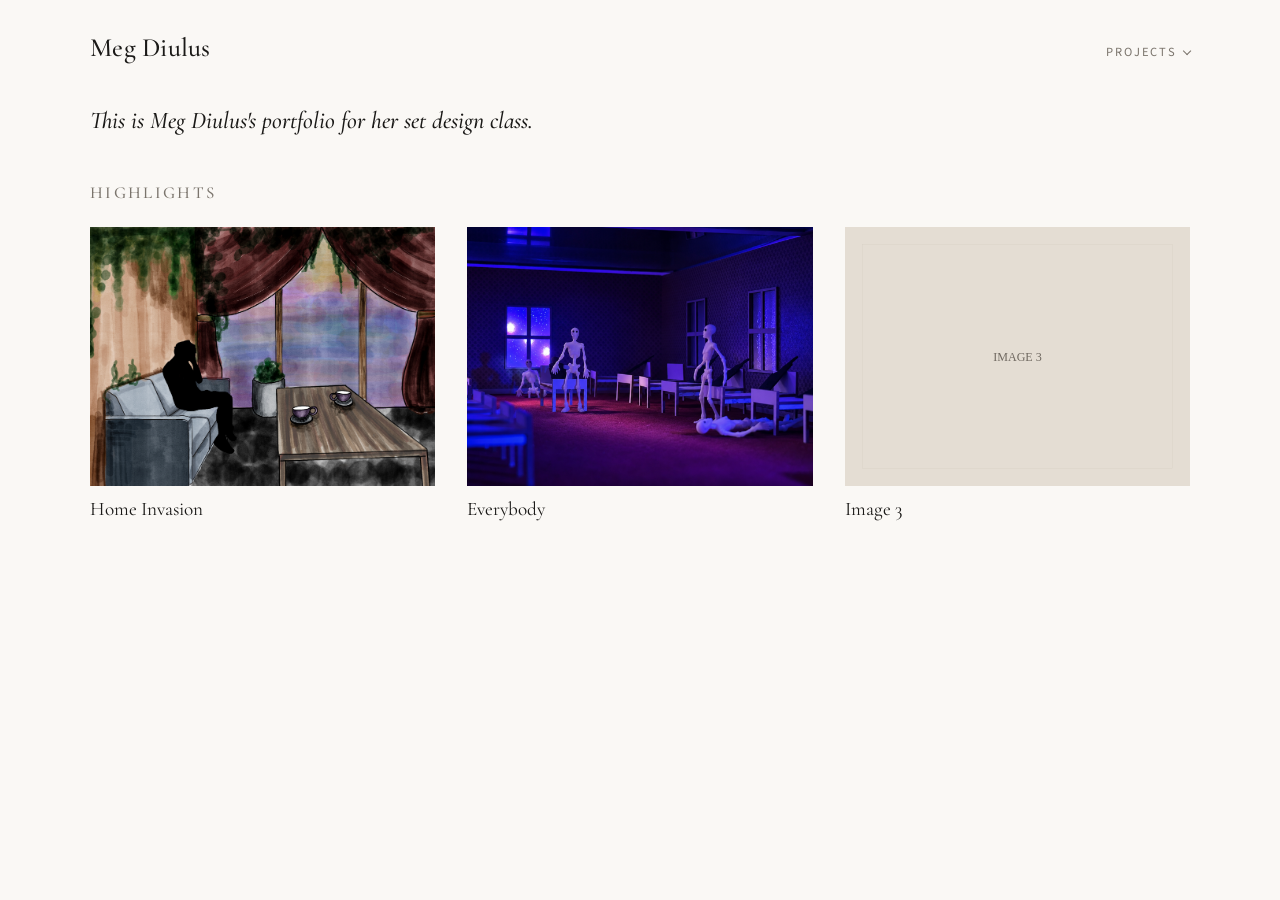
<file: index.html>
<!DOCTYPE html>
<html lang="en">
  <head>
    <meta charset="utf-8" />
    <meta name="viewport" content="width=device-width, initial-scale=1" />
    <title>Meg Diulus</title>
    <meta name="description" content="Set design portfolio by Meg Diulus." />
    <link rel="preconnect" href="https://fonts.googleapis.com" />
    <link rel="preconnect" href="https://fonts.gstatic.com" crossorigin />
    <link
      href="https://fonts.googleapis.com/css2?family=Cormorant+Garamond:ital,wght@0,500;0,600;1,500&family=Source+Sans+3:wght@400;500&display=swap"
      rel="stylesheet"
    />
    <link rel="stylesheet" href="styles.css" />
  </head>
  <body>
    <header class="site-header">
      <a class="wordmark" href="index.html">Meg Diulus</a>
      <details class="nav-drop">
        <summary>Projects</summary>
        <ul>
          <li><a href="projects/project-1.html">Home Invasion</a></li>
          <li><a href="projects/project-2.html">Everybody</a></li>
          <li><a href="projects/project-3.html">Project 3</a></li>
        </ul>
      </details>
    </header>

    <main class="page">
      <p class="intro">
        This is Meg Diulus's portfolio for her set design class.
      </p>

      <h1 class="page-title">Highlights</h1>
      <div class="grid">
        <a class="card" href="projects/project-1.html">
          <img src="assets/NonMonster.jpg" alt="Home Invasion set design" />
          <span>Home Invasion</span>
        </a>
        <a class="card" href="projects/project-2.html">
          <img src="assets/everybody/final/Dance.png" alt="Everybody model photograph: Dance" />
          <span>Everybody</span>
        </a>
        <a class="card" href="projects/project-3.html">
          <img src="assets/image-3.svg" alt="Image 3" />
          <span>Image 3</span>
        </a>
      </div>
    </main>
  </body>
</html>
</file>
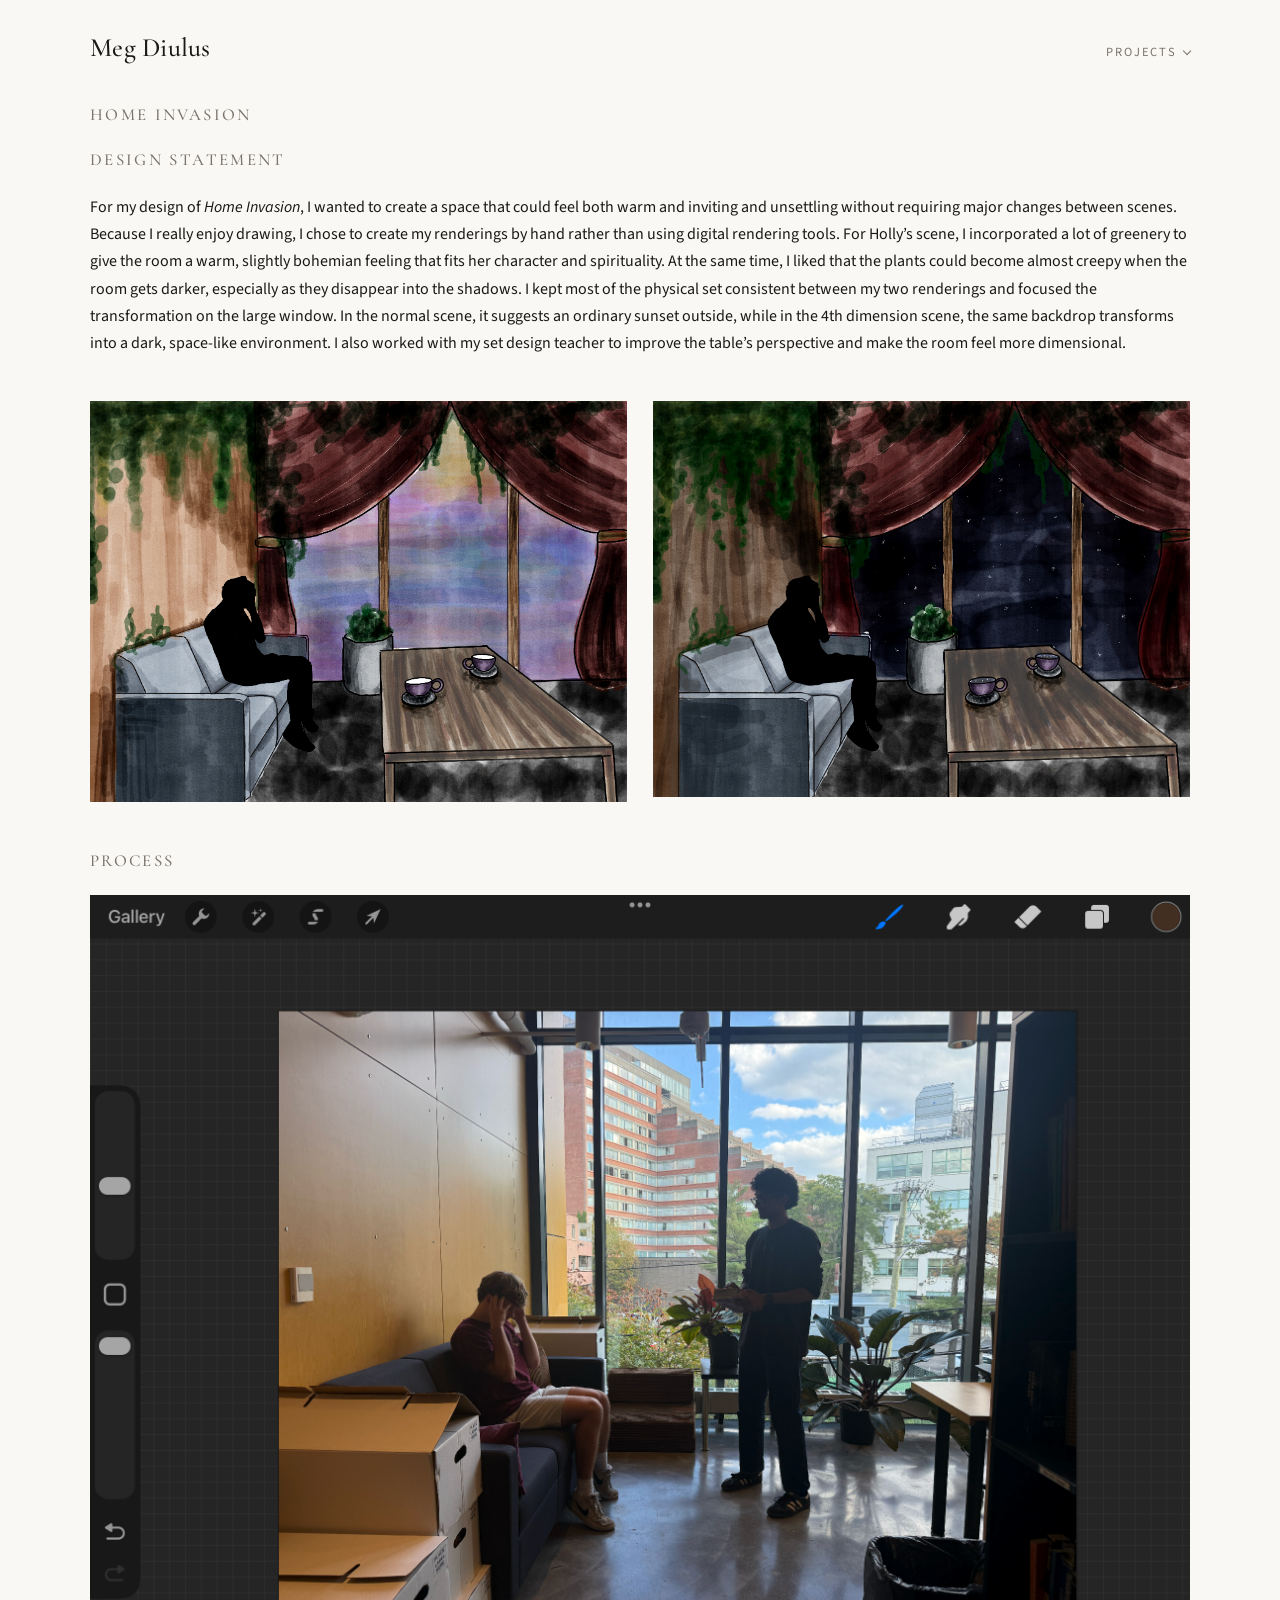
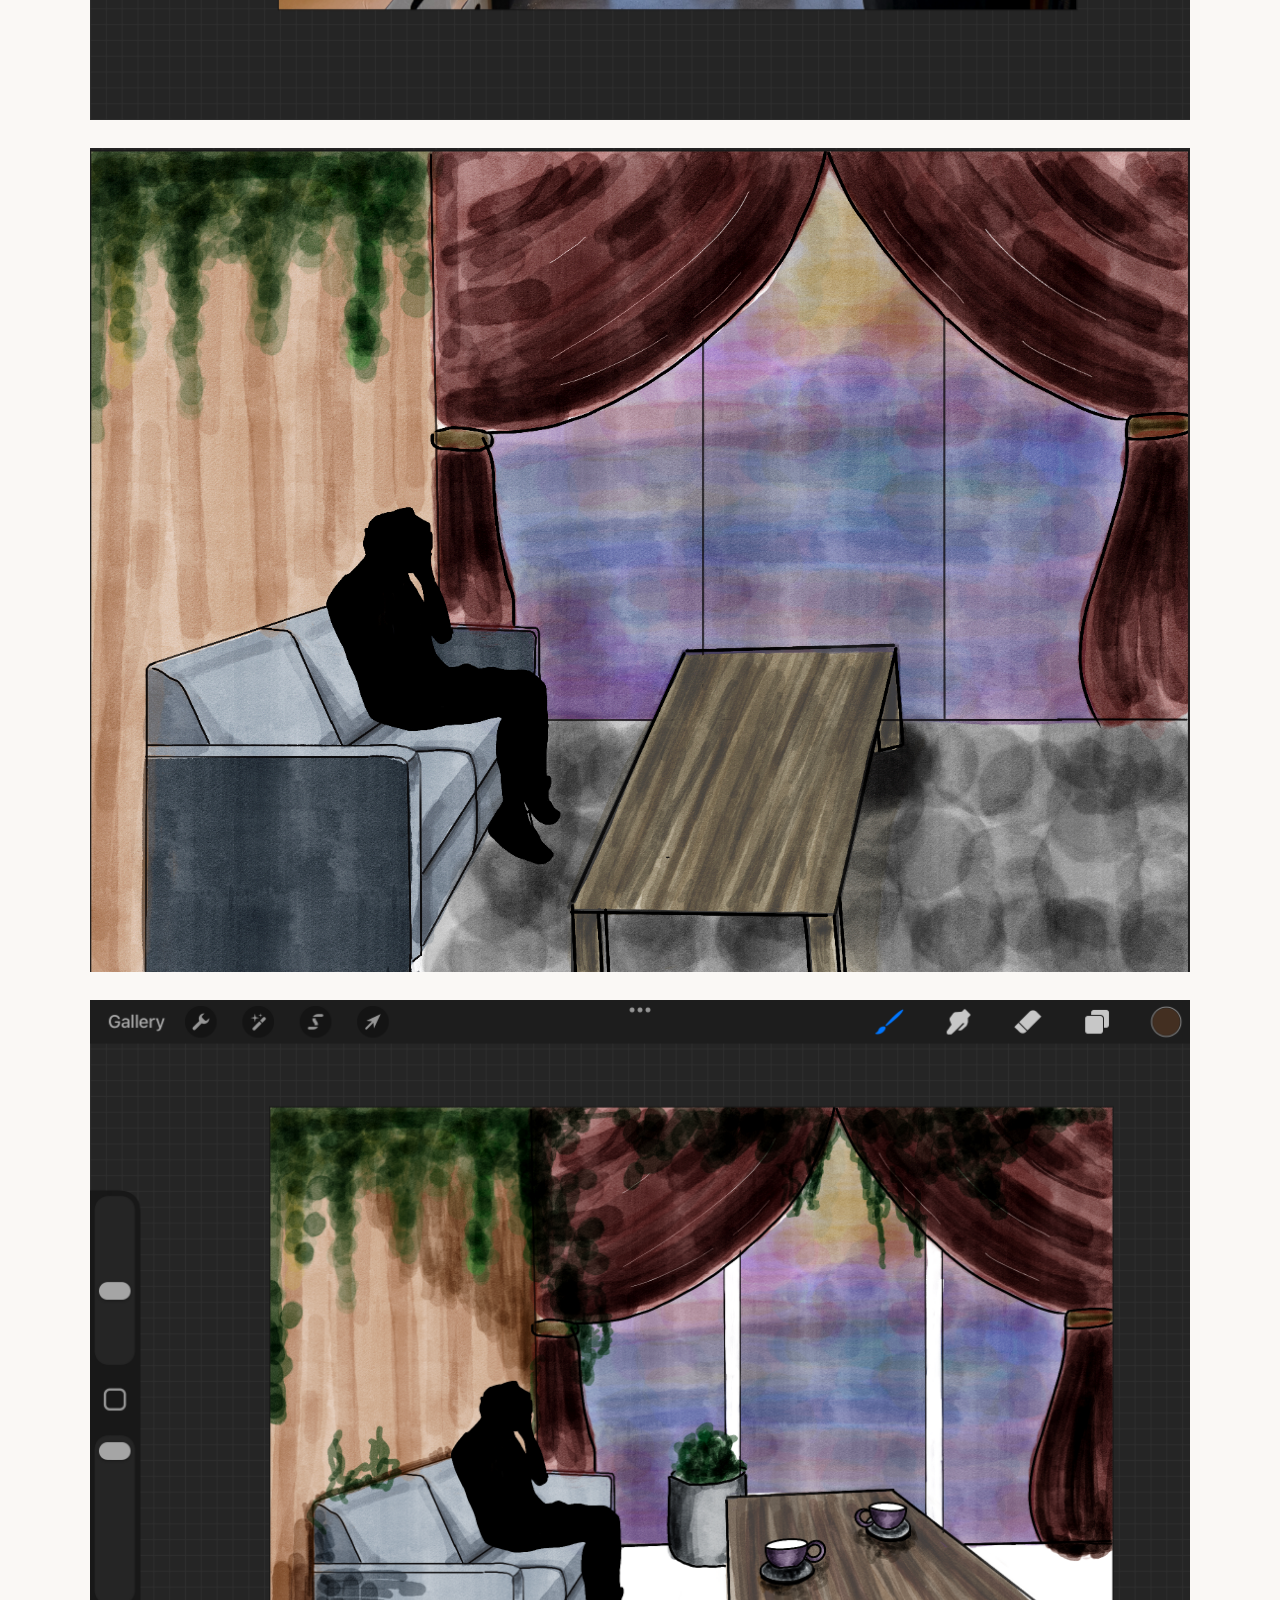
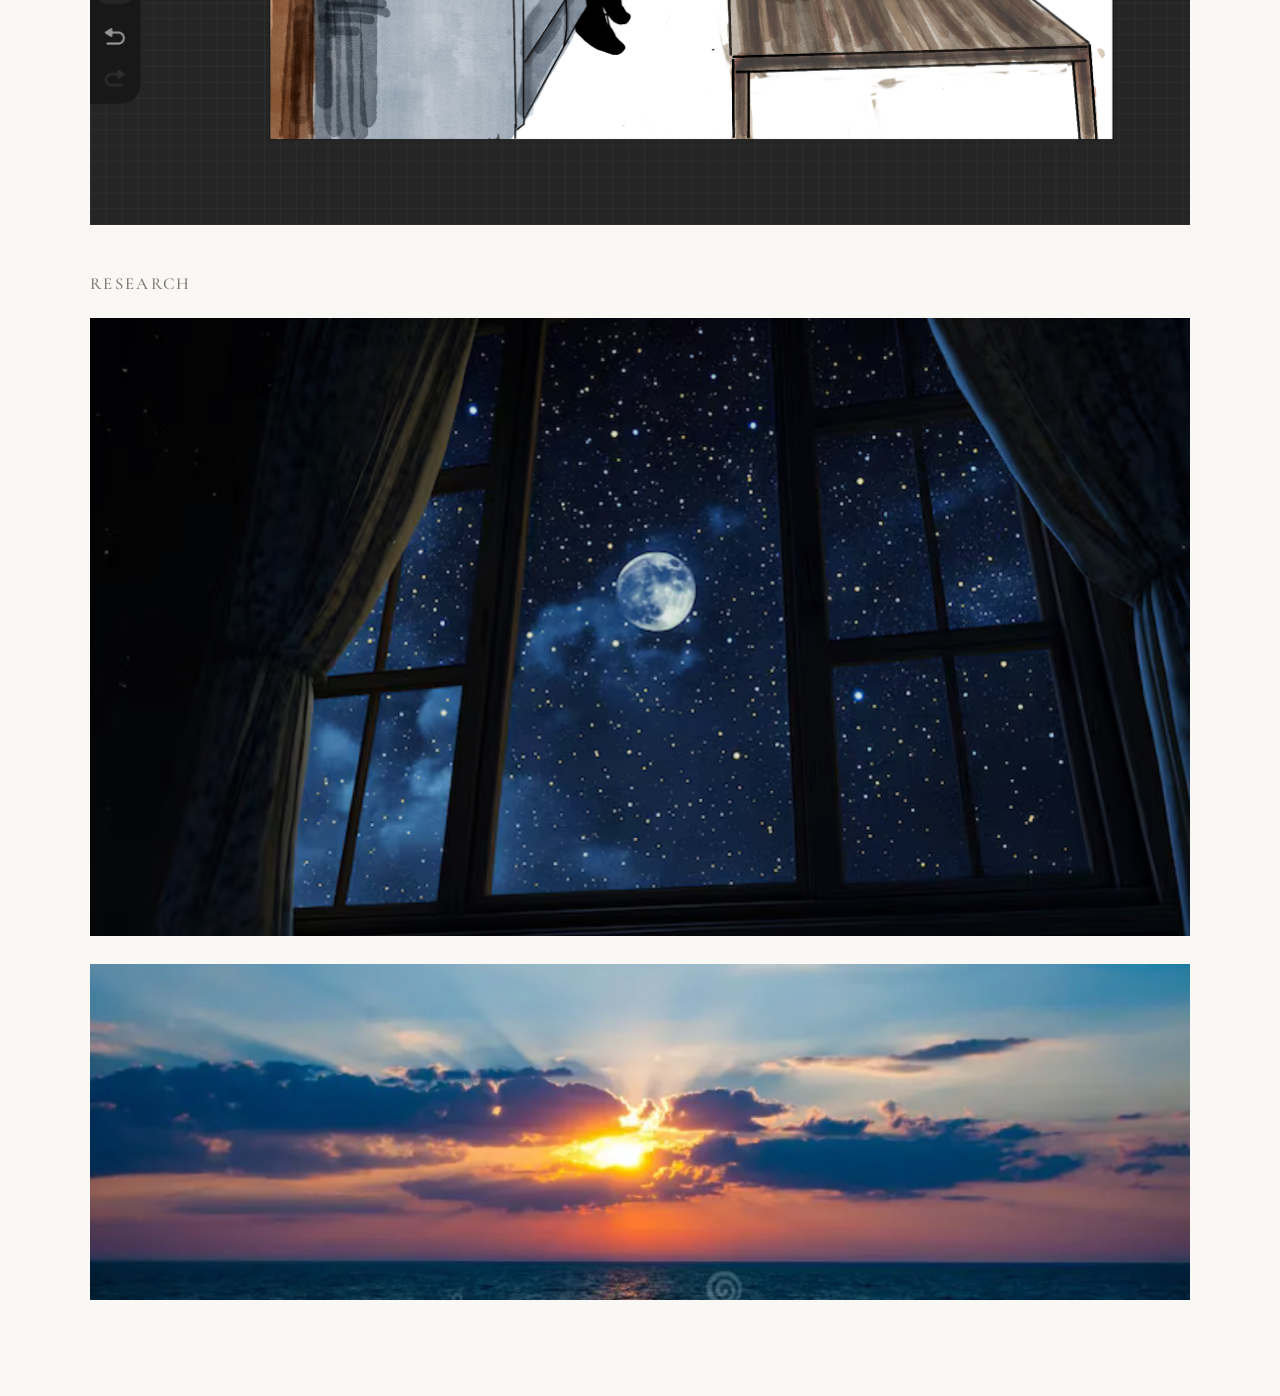
<file: projects/project-1.html>
<!DOCTYPE html>
<html lang="en">
  <head>
    <meta charset="utf-8" />
    <meta name="viewport" content="width=device-width, initial-scale=1" />
    <title>Home Invasion — Meg Diulus</title>
    <link rel="preconnect" href="https://fonts.googleapis.com" />
    <link rel="preconnect" href="https://fonts.gstatic.com" crossorigin />
    <link
      href="https://fonts.googleapis.com/css2?family=Cormorant+Garamond:ital,wght@0,500;0,600;1,500&family=Source+Sans+3:wght@400;500&display=swap"
      rel="stylesheet"
    />
    <link rel="stylesheet" href="../styles.css" />
  </head>
  <body>
    <header class="site-header">
      <a class="wordmark" href="../index.html">Meg Diulus</a>
      <details class="nav-drop">
        <summary>Projects</summary>
        <ul>
          <li><a class="is-active" href="project-1.html" aria-current="page">Home Invasion</a></li>
          <li><a href="project-2.html">Everybody</a></li>
          <li><a href="project-3.html">Project 3</a></li>
        </ul>
      </details>
    </header>

    <main class="page">
      <h1 class="page-title">Home Invasion</h1>
      <section class="design-statement" aria-labelledby="design-statement-title">
        <h2 class="page-title" id="design-statement-title">Design Statement</h2>
        <p>For my design of <em>Home Invasion</em>, I wanted to create a space that could feel both warm and inviting and unsettling without requiring major changes between scenes. Because I really enjoy drawing, I chose to create my renderings by hand rather than using digital rendering tools. For Holly’s scene, I incorporated a lot of greenery to give the room a warm, slightly bohemian feeling that fits her character and spirituality. At the same time, I liked that the plants could become almost creepy when the room gets darker, especially as they disappear into the shadows. I kept most of the physical set consistent between my two renderings and focused the transformation on the large window. In the normal scene, it suggests an ordinary sunset outside, while in the 4th dimension scene, the same backdrop transforms into a dark, space-like environment. I also worked with my set design teacher to improve the table’s perspective and make the room feel more dimensional.</p>
      </section>
      <div class="project-gallery design-renderings">
        <img src="../assets/NonMonster.jpg" alt="Home Invasion set without the monster" />
        <img src="../assets/Monster.jpg" alt="Home Invasion set with the monster" loading="lazy" />
      </div>

      <section class="process" aria-labelledby="process-title">
        <h2 class="page-title" id="process-title">Process</h2>
        <div class="project-gallery">
          <img src="../assets/Process1.PNG" alt="Home Invasion process image 1" loading="lazy" />
          <img src="../assets/Process2.jpg" alt="Home Invasion process image 2" loading="lazy" />
          <img src="../assets/Process3.PNG" alt="Home Invasion process image 3" loading="lazy" />
        </div>
      </section>

      <section class="research" aria-labelledby="research-title">
        <h2 class="page-title" id="research-title">Research</h2>
        <div class="project-gallery">
          <img src="../assets/Research1.png" alt="Home Invasion research image 1" loading="lazy" />
          <img src="../assets/Research2.png" alt="Home Invasion research image 2" loading="lazy" />
        </div>
      </section>
    </main>
  </body>
</html>
</file>
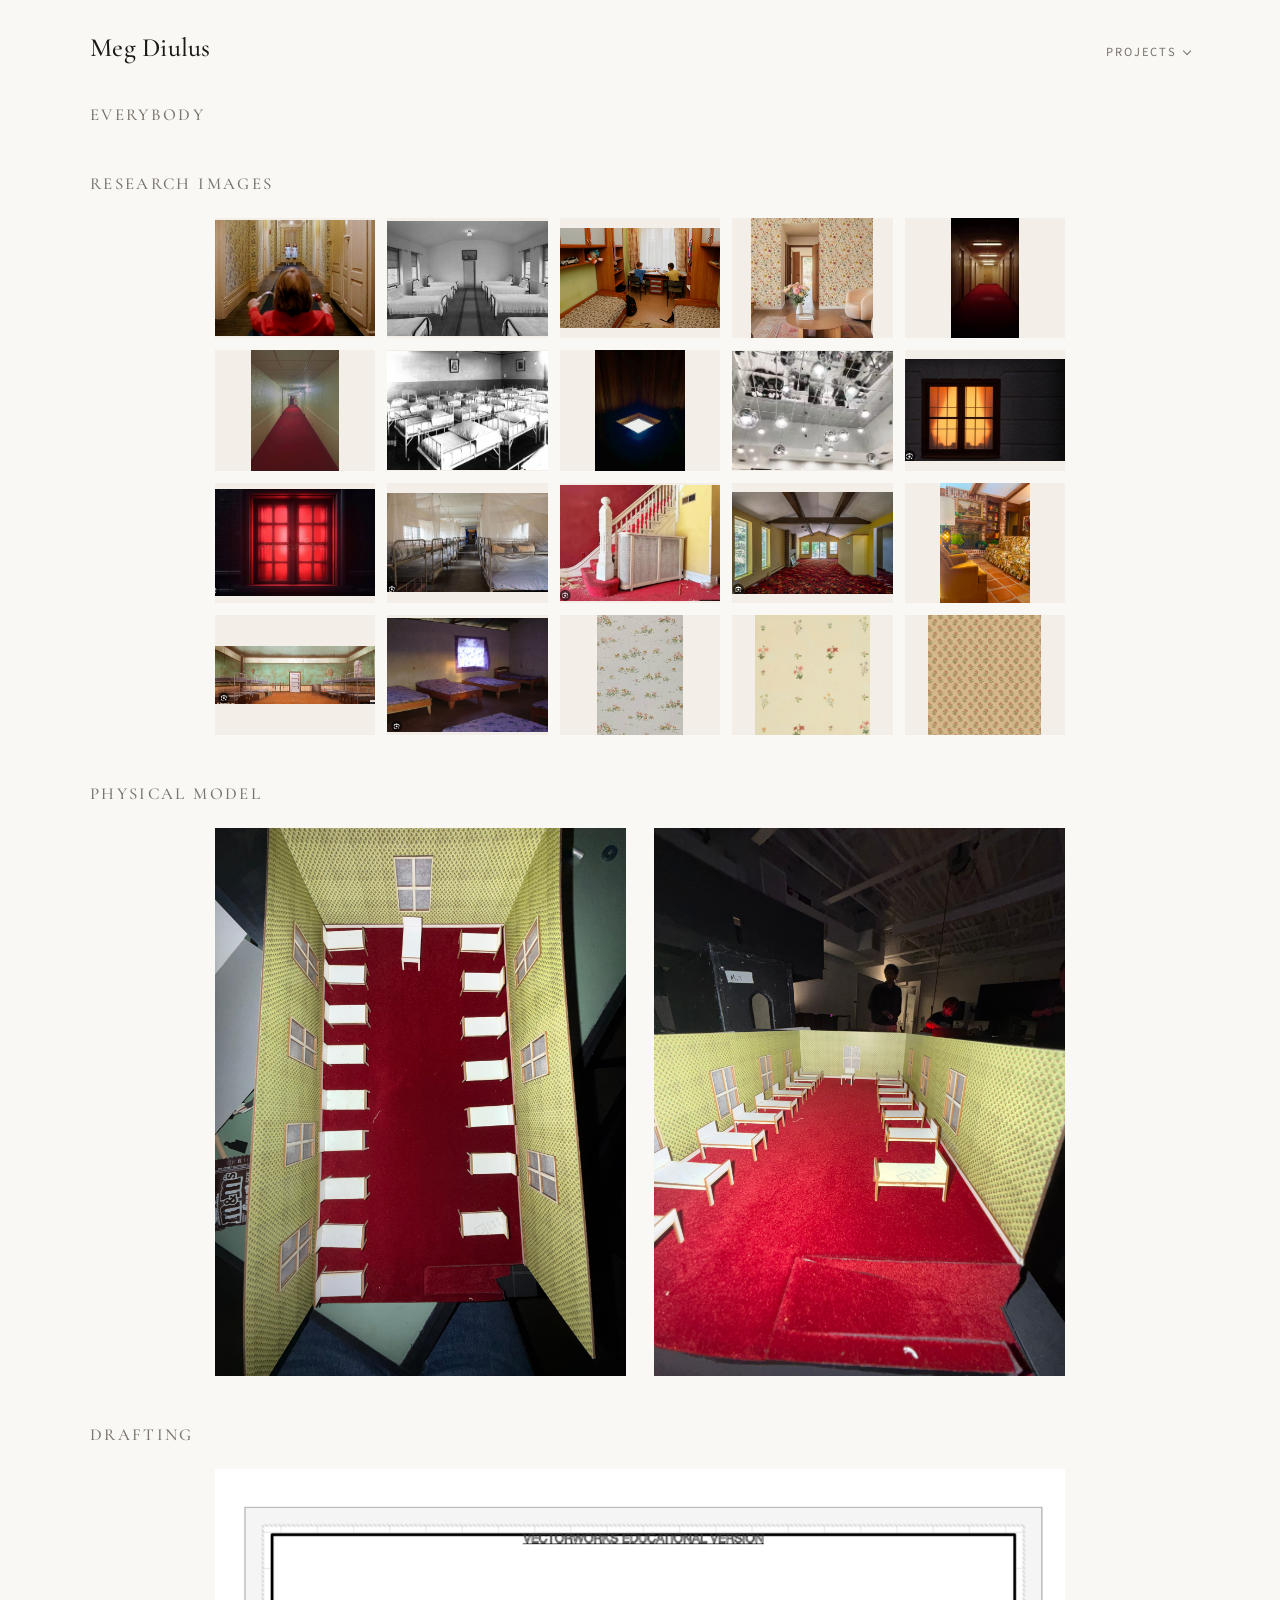
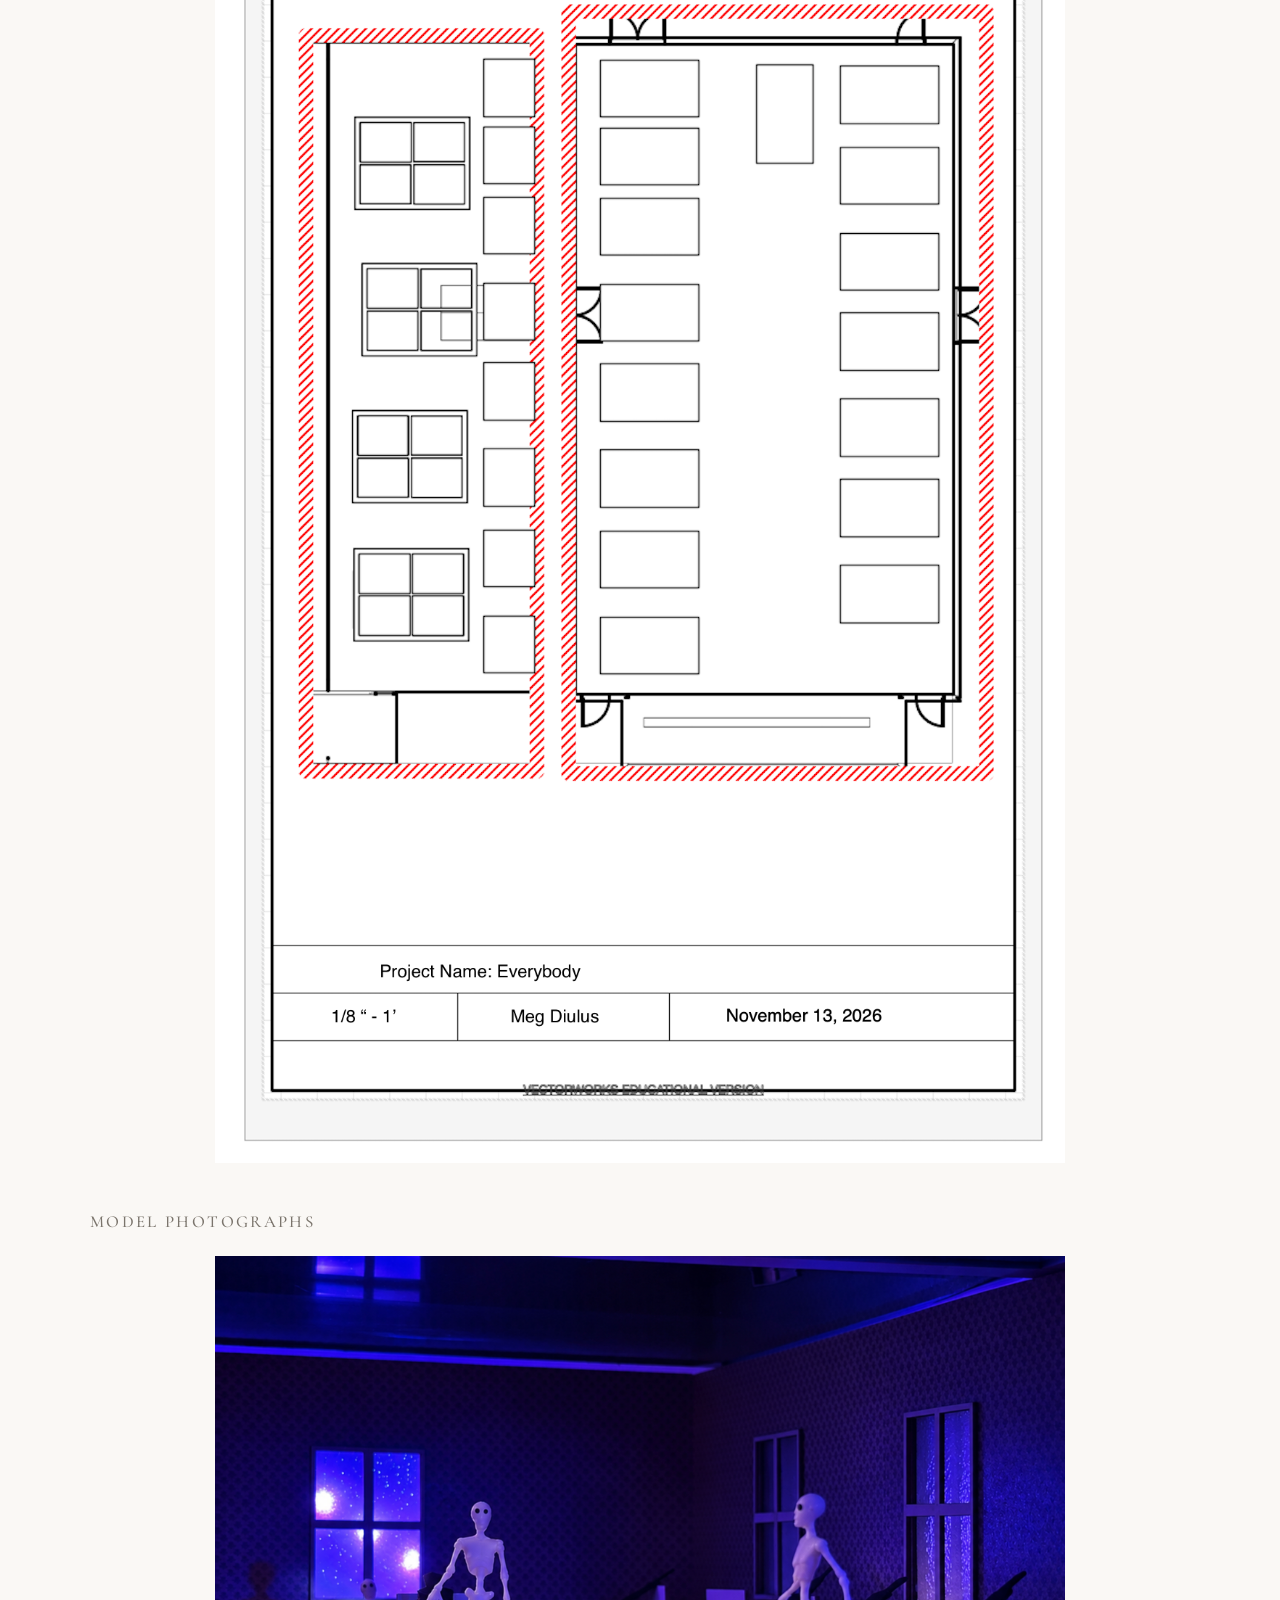
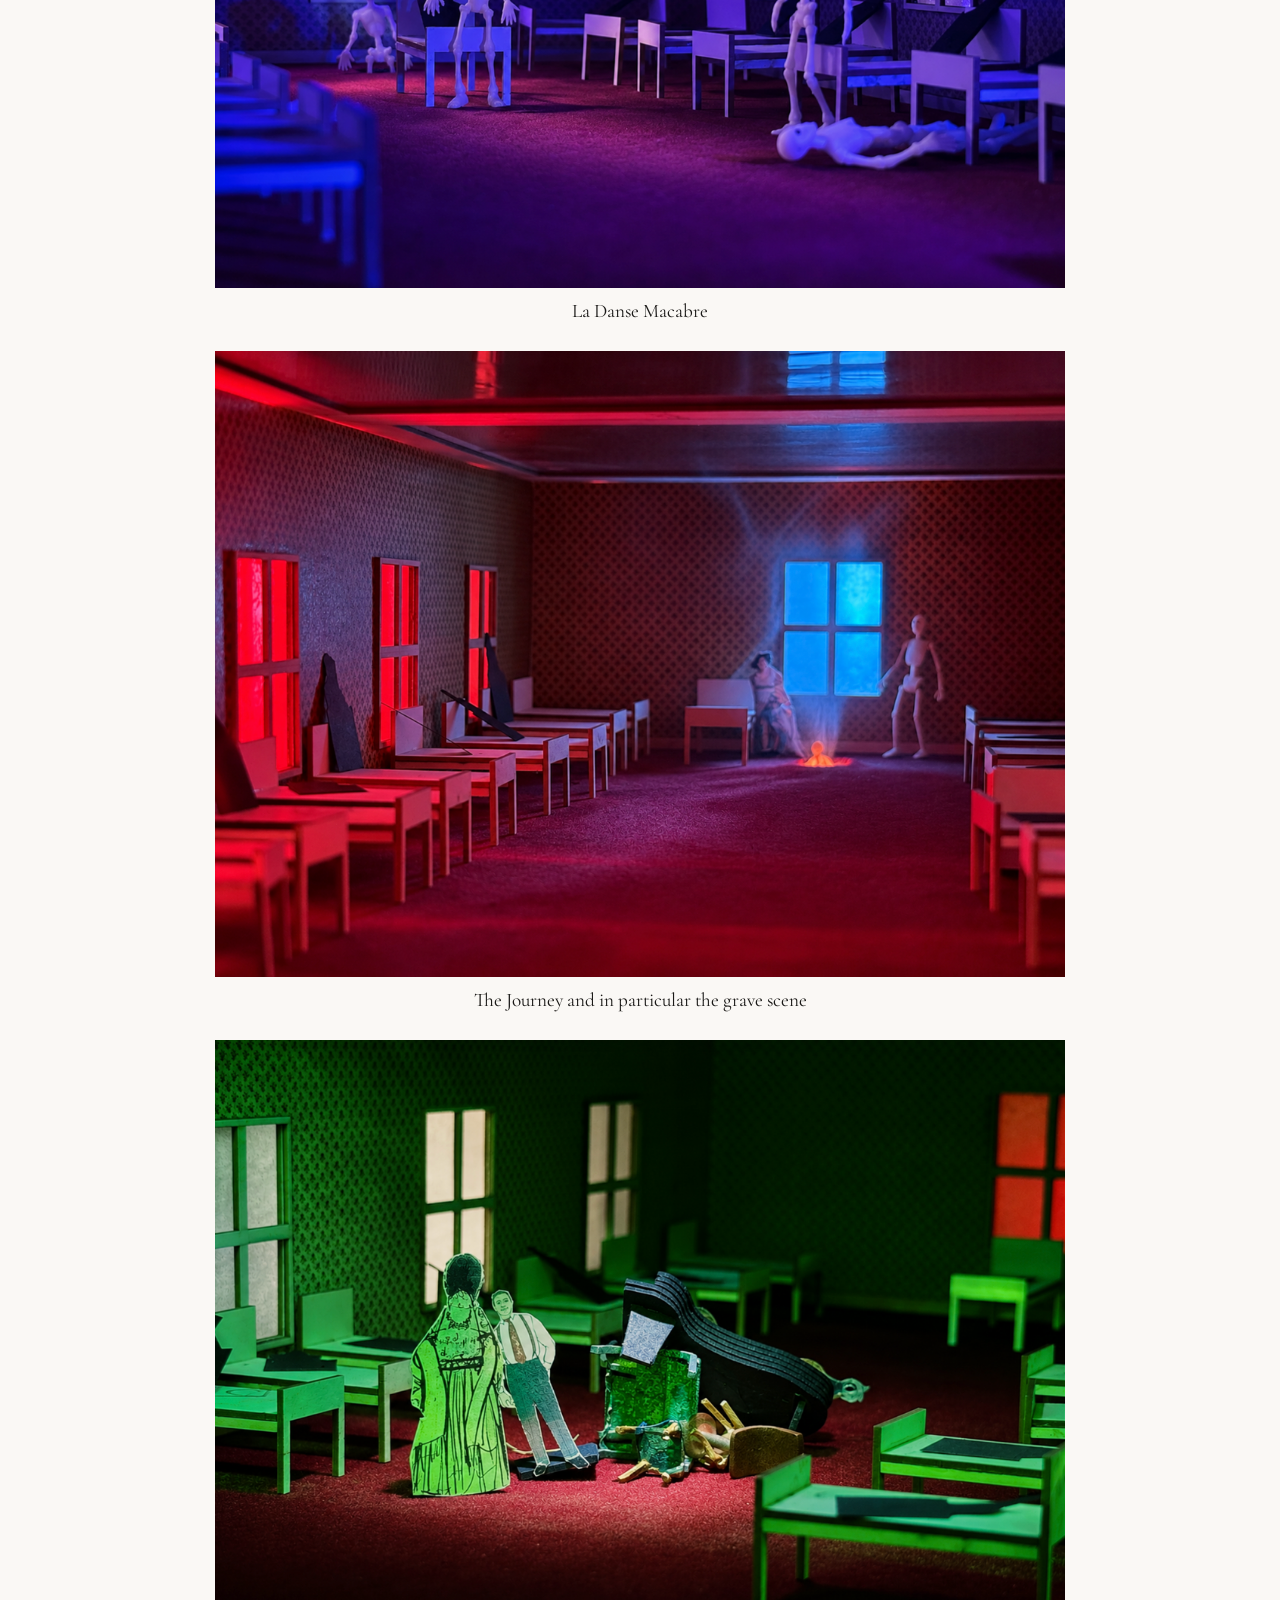
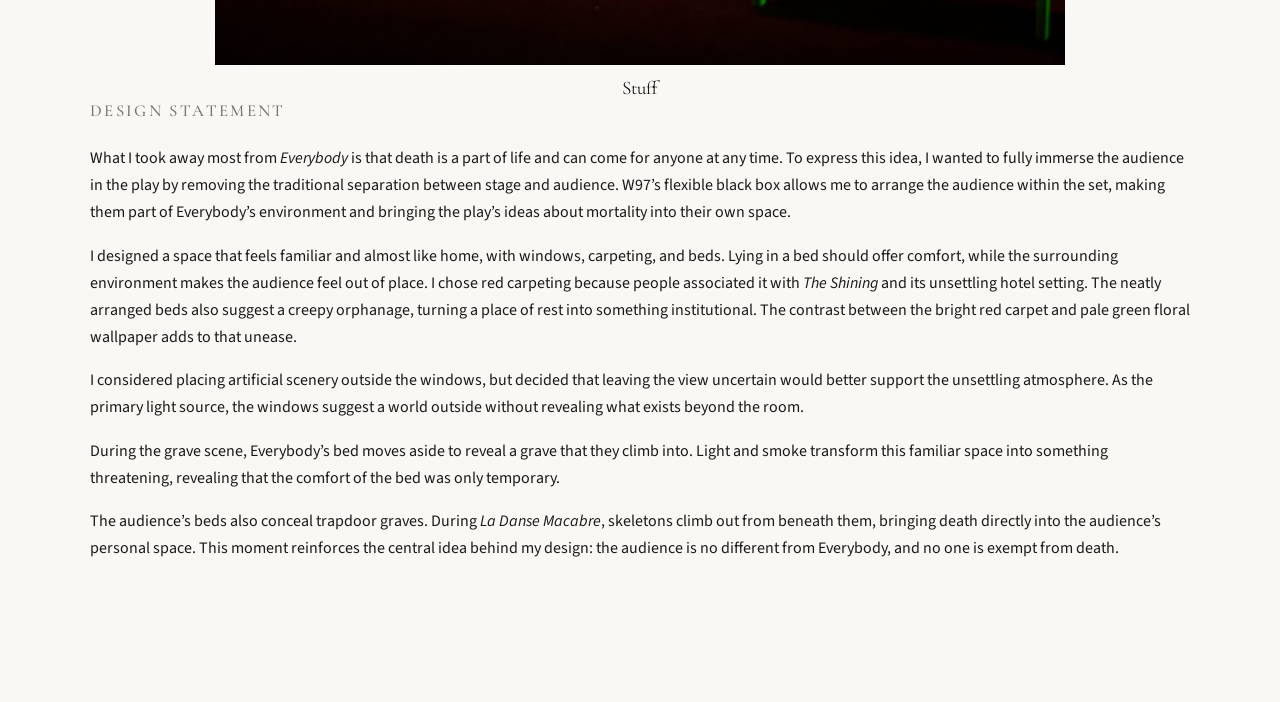
<file: projects/project-2.html>
<!DOCTYPE html>
<html lang="en">
  <head>
    <meta charset="utf-8" />
    <meta name="viewport" content="width=device-width, initial-scale=1" />
    <title>Everybody — Meg Diulus</title>
    <link rel="preconnect" href="https://fonts.googleapis.com" />
    <link rel="preconnect" href="https://fonts.gstatic.com" crossorigin />
    <link
      href="https://fonts.googleapis.com/css2?family=Cormorant+Garamond:ital,wght@0,500;0,600;1,500&family=Source+Sans+3:wght@400;500&display=swap"
      rel="stylesheet"
    />
    <link rel="stylesheet" href="../styles.css?v=everybody-drafting-8" />
  </head>
  <body>
    <header class="site-header">
      <a class="wordmark" href="../index.html">Meg Diulus</a>
      <details class="nav-drop">
        <summary>Projects</summary>
        <ul>
          <li><a href="project-1.html">Home Invasion</a></li>
          <li><a class="is-active" href="project-2.html">Everybody</a></li>
          <li><a href="project-3.html">Project 3</a></li>
        </ul>
      </details>
    </header>

    <main class="page">
      <h1 class="page-title">Everybody</h1>
      <section class="research" aria-labelledby="research-images-title">
        <h2 class="page-title" id="research-images-title">Research Images</h2>
        <div class="research-grid">
          <img src="../assets/everybody/Screenshot%202026-10-29%20at%204.28.51%E2%80%AFPM.png" alt="Everybody research image 1" loading="lazy" />
          <img src="../assets/everybody/Screenshot%202026-10-29%20at%204.42.00%E2%80%AFPM.png" alt="Everybody research image 2" loading="lazy" />
          <img src="../assets/everybody/Screenshot%202026-10-29%20at%204.42.23%E2%80%AFPM.png" alt="Everybody research image 3" loading="lazy" />
          <img src="../assets/everybody/Screenshot%202026-11-12%20at%2011.20.36%E2%80%AFPM.png" alt="Everybody research image 4" loading="lazy" />
          <img src="../assets/everybody/Screenshot%202026-11-12%20at%2011.21.15%E2%80%AFPM.png" alt="Everybody research image 5" loading="lazy" />
          <img src="../assets/everybody/Screenshot%202026-11-12%20at%2011.21.32%E2%80%AFPM.png" alt="Everybody research image 6" loading="lazy" />
          <img src="../assets/everybody/Screenshot%202026-11-12%20at%2011.21.51%E2%80%AFPM.png" alt="Everybody research image 7" loading="lazy" />
          <img src="../assets/everybody/Screenshot%202026-11-12%20at%2011.22.58%E2%80%AFPM.png" alt="Everybody research image 8" loading="lazy" />
          <img src="../assets/everybody/Screenshot%202026-11-12%20at%2011.23.22%E2%80%AFPM.png" alt="Everybody research image 9" loading="lazy" />
          <img src="../assets/everybody/Screenshot%202026-11-12%20at%2011.23.45%E2%80%AFPM.png" alt="Everybody research image 10" loading="lazy" />
          <img src="../assets/everybody/Screenshot%202026-11-12%20at%2011.24.01%E2%80%AFPM.png" alt="Everybody research image 11" loading="lazy" />
          <img src="../assets/everybody/Screenshot%202026-11-12%20at%2011.24.48%E2%80%AFPM.png" alt="Everybody research image 12" loading="lazy" />
          <img src="../assets/everybody/Screenshot%202026-11-12%20at%2011.25.38%E2%80%AFPM.png" alt="Everybody research image 13" loading="lazy" />
          <img src="../assets/everybody/Screenshot%202026-11-12%20at%2011.25.49%E2%80%AFPM.png" alt="Everybody research image 14" loading="lazy" />
          <img src="../assets/everybody/Screenshot%202026-11-12%20at%2011.26.25%E2%80%AFPM.png" alt="Everybody research image 15" loading="lazy" />
          <img src="../assets/everybody/Screenshot%202026-11-12%20at%2011.26.51%E2%80%AFPM.png" alt="Everybody research image 16" loading="lazy" />
          <img src="../assets/everybody/Screenshot%202026-11-12%20at%2011.27.24%E2%80%AFPM.png" alt="Everybody research image 17" loading="lazy" />
          <img src="../assets/everybody/Screenshot%202026-11-12%20at%2011.28.10%E2%80%AFPM.png" alt="Everybody research image 18" loading="lazy" />
          <img src="../assets/everybody/Screenshot%202026-11-12%20at%2011.28.33%E2%80%AFPM.png" alt="Everybody research image 19" loading="lazy" />
          <img src="../assets/everybody/Screenshot%202026-11-12%20at%2011.29.51%E2%80%AFPM.png" alt="Everybody research image 20" loading="lazy" />
        </div>
      </section>
      <section class="physical-model" aria-labelledby="physical-model-title">
        <h2 class="page-title" id="physical-model-title">Physical Model</h2>
        <div class="project-gallery model-gallery">
          <img src="../assets/everybody/model/IMG_7945.jpeg" alt="Everybody physical model, view 1" loading="lazy" />
          <img src="../assets/everybody/model/IMG_7946.jpeg" alt="Everybody physical model, view 2" loading="lazy" />
        </div>
        <section class="drafting" aria-labelledby="drafting-title">
          <h2 class="page-title" id="drafting-title">Drafting</h2>
          <div class="project-gallery drafting-gallery">
            <img src="../assets/everybody/GroundPlan.png" alt="Everybody set design ground plan" loading="lazy" />
          </div>
        </section>
        <section class="model-photographs" aria-labelledby="model-photographs-title">
          <h3 class="page-title" id="model-photographs-title">Model Photographs</h3>
          <div class="project-gallery model-photographs-gallery">
            <figure>
              <img src="../assets/everybody/final/Dance.png" alt="Everybody model photograph: Dance" loading="lazy" />
              <figcaption>La Danse Macabre</figcaption>
            </figure>
            <figure>
              <img src="../assets/everybody/final/Grave.png" alt="Everybody model photograph: Grave" loading="lazy" />
              <figcaption>The Journey and in particular the grave scene</figcaption>
            </figure>
            <figure>
              <img src="../assets/everybody/final/Stuff.png" alt="Everybody model photograph: Stuff" loading="lazy" />
              <figcaption>Stuff</figcaption>
            </figure>
          </div>
        </section>
      </section>
      <section class="design-statement" aria-labelledby="design-statement-title">
        <h2 class="page-title" id="design-statement-title">Design Statement</h2>
        <p>What I took away most from <em>Everybody</em> is that death is a part of life and can come for anyone at any time. To express this idea, I wanted to fully immerse the audience in the play by removing the traditional separation between stage and audience. W97’s flexible black box allows me to arrange the audience within the set, making them part of Everybody’s environment and bringing the play’s ideas about mortality into their own space.</p>
        <p>I designed a space that feels familiar and almost like home, with windows, carpeting, and beds. Lying in a bed should offer comfort, while the surrounding environment makes the audience feel out of place. I chose red carpeting because people associated it with <em>The Shining</em> and its unsettling hotel setting. The neatly arranged beds also suggest a creepy orphanage, turning a place of rest into something institutional. The contrast between the bright red carpet and pale green floral wallpaper adds to that unease.</p>
        <p>I considered placing artificial scenery outside the windows, but decided that leaving the view uncertain would better support the unsettling atmosphere. As the primary light source, the windows suggest a world outside without revealing what exists beyond the room.</p>
        <p>During the grave scene, Everybody’s bed moves aside to reveal a grave that they climb into. Light and smoke transform this familiar space into something threatening, revealing that the comfort of the bed was only temporary.</p>
        <p>The audience’s beds also conceal trapdoor graves. During <em>La Danse Macabre</em>, skeletons climb out from beneath them, bringing death directly into the audience’s personal space. This moment reinforces the central idea behind my design: the audience is no different from Everybody, and no one is exempt from death.</p>
      </section>
    </main>
  </body>
</html>
</file>
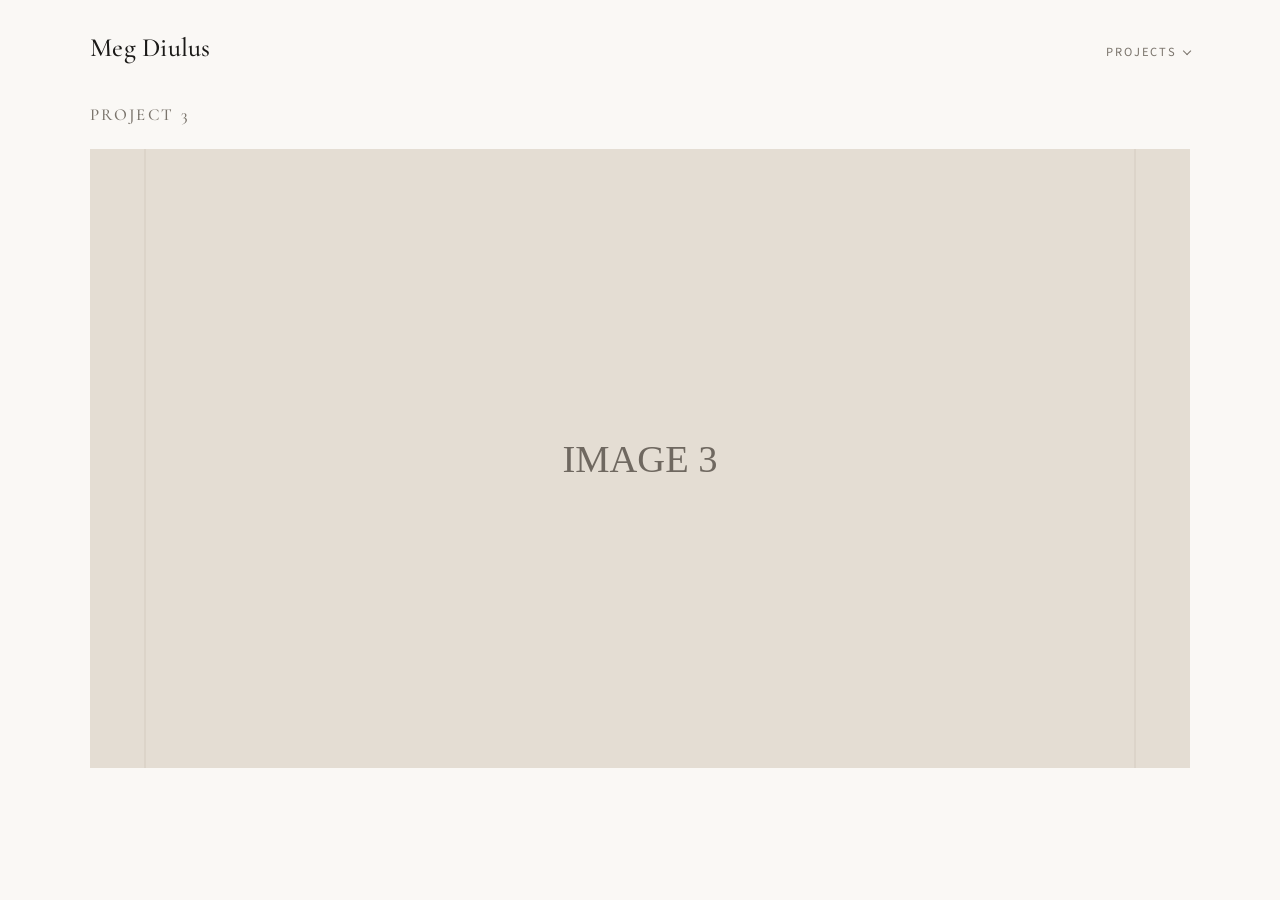
<file: projects/project-3.html>
<!DOCTYPE html>
<html lang="en">
  <head>
    <meta charset="utf-8" />
    <meta name="viewport" content="width=device-width, initial-scale=1" />
    <title>Project 3 — Meg Diulus</title>
    <link rel="preconnect" href="https://fonts.googleapis.com" />
    <link rel="preconnect" href="https://fonts.gstatic.com" crossorigin />
    <link
      href="https://fonts.googleapis.com/css2?family=Cormorant+Garamond:ital,wght@0,500;0,600;1,500&family=Source+Sans+3:wght@400;500&display=swap"
      rel="stylesheet"
    />
    <link rel="stylesheet" href="../styles.css" />
  </head>
  <body>
    <header class="site-header">
      <a class="wordmark" href="../index.html">Meg Diulus</a>
      <details class="nav-drop">
        <summary>Projects</summary>
        <ul>
          <li><a href="project-1.html">Home Invasion</a></li>
          <li><a href="project-2.html">Everybody</a></li>
          <li><a class="is-active" href="project-3.html">Project 3</a></li>
        </ul>
      </details>
    </header>

    <main class="page">
      <h1 class="page-title">Project 3</h1>
      <img class="feature" src="../assets/image-3.svg" alt="Image 3" />
    </main>
  </body>
</html>
</file>
<file: styles.css>
:root {
  --bg: #faf8f5;
  --ink: #1a1917;
  --muted: #7a746c;
  --line: #e6e0d8;
  --paper: #f3eee7;
  --column: min(1100px, 100% - 2 * clamp(1.5rem, 6vw, 4.5rem));
}

* {
  box-sizing: border-box;
}

body {
  margin: 0;
  min-height: 100vh;
  color: var(--ink);
  background: var(--bg);
  font-family: "Source Sans 3", "Helvetica Neue", Helvetica, Arial, sans-serif;
}

img {
  display: block;
  width: 100%;
}

a {
  color: inherit;
  text-decoration: none;
}

.site-header {
  display: flex;
  align-items: baseline;
  justify-content: space-between;
  gap: 2rem;
  width: var(--column);
  margin-inline: auto;
  padding: 2rem 0 1.75rem;
}

.wordmark {
  font-family: "Cormorant Garamond", Georgia, serif;
  font-size: 1.65rem;
  font-weight: 500;
  letter-spacing: 0.01em;
}

.nav-drop {
  position: relative;
}

.nav-drop summary {
  display: inline-flex;
  align-items: center;
  gap: 0.4rem;
  color: var(--muted);
  font-size: 0.78rem;
  letter-spacing: 0.16em;
  text-transform: uppercase;
  list-style: none;
  cursor: pointer;
}

.nav-drop summary::-webkit-details-marker {
  display: none;
}

.nav-drop summary::after {
  content: "";
  width: 0.32rem;
  height: 0.32rem;
  margin-bottom: 0.12rem;
  border-right: 1.4px solid currentColor;
  border-bottom: 1.4px solid currentColor;
  transform: rotate(45deg);
}

.nav-drop ul {
  position: absolute;
  top: calc(100% + 0.7rem);
  right: 0;
  z-index: 10;
  min-width: 11rem;
  margin: 0;
  padding: 0.55rem 0;
  list-style: none;
  background: #fff;
  border: 1px solid var(--line);
  opacity: 0;
  visibility: hidden;
  transform: translateY(-4px);
  transition: opacity 140ms ease, transform 140ms ease, visibility 140ms ease;
}

.nav-drop[open] ul,
.nav-drop:hover ul,
.nav-drop:focus-within ul {
  opacity: 1;
  visibility: visible;
  transform: translateY(0);
}

.nav-drop a {
  display: block;
  padding: 0.45rem 1rem;
  color: var(--ink);
  font-size: 0.95rem;
}

.nav-drop a:hover,
.nav-drop a.is-active {
  color: var(--muted);
}

.page {
  width: var(--column);
  margin-inline: auto;
  padding: 0.75rem 0 6rem;
}

.intro {
  max-width: 34rem;
  margin: 0 0 2.75rem;
  font-family: "Cormorant Garamond", Georgia, serif;
  font-size: 1.5rem;
  font-style: italic;
  font-weight: 500;
  line-height: 1.4;
}

.page-title {
  margin: 0 0 1.5rem;
  font-family: "Cormorant Garamond", Georgia, serif;
  font-size: 1.05rem;
  font-weight: 500;
  letter-spacing: 0.14em;
  text-transform: uppercase;
  color: var(--muted);
}

.grid {
  display: grid;
  grid-template-columns: 1fr;
  gap: 1.75rem;
}

.card {
  display: block;
  color: var(--ink);
}

.card img {
  aspect-ratio: 4 / 3;
  object-fit: cover;
  background: var(--paper);
}

.card span {
  display: block;
  margin-top: 0.7rem;
  font-family: "Cormorant Garamond", Georgia, serif;
  font-size: 1.2rem;
}

.card:hover span {
  color: var(--muted);
}

.feature {
  aspect-ratio: 16 / 9;
  object-fit: cover;
  background: var(--paper);
}

.design-statement {
  margin-bottom: 2.75rem;
}

.design-statement p {
  margin: 0;
  line-height: 1.7;
}

.project-gallery {
  display: grid;
  gap: 1.75rem;
}

.project-gallery img {
  height: auto;
  background: var(--paper);
}

.design-renderings {
  grid-template-columns: repeat(2, minmax(0, 1fr));
  align-items: start;
  gap: clamp(0.5rem, 2vw, 1.75rem);
}

.research,
.process {
  margin-top: 3rem;
}

@media (min-width: 760px) {
  .grid {
    grid-template-columns: repeat(3, 1fr);
    gap: 2rem;
  }
}

.research-grid {
  display: grid;
  grid-template-columns: repeat(5, minmax(0, 1fr));
  grid-template-rows: repeat(4, auto);
  width: 100%;
  max-width: 850px;
  margin-inline: auto;
  gap: 12px;
}

.research-grid img {
  width: 100%;
  min-width: 0;
  height: auto;
  aspect-ratio: 4 / 3;
  object-fit: contain;
  background: var(--paper);
}

.physical-model {
  margin-top: 3rem;
}

.model-gallery {
  grid-template-columns: repeat(2, minmax(0, 1fr));
  max-width: 850px;
  margin-inline: auto;
  align-items: start;
}

.model-photographs {
  margin-top: 3rem;
}

.model-photographs-gallery {
  max-width: 850px;
  margin-inline: auto;
}

.model-photographs-gallery figure {
  margin: 0;
}

.model-photographs-gallery figcaption {
  text-align: center;
  margin-top: 0.7rem;
  font-family: "Cormorant Garamond", Georgia, serif;
  font-size: 1.2rem;
}

.design-statement p + p {
  margin-top: 1rem;
}

.drafting {
  margin-block: 3rem;
}

.drafting-gallery {
  max-width: 850px;
  margin-inline: auto;
}
</file>
